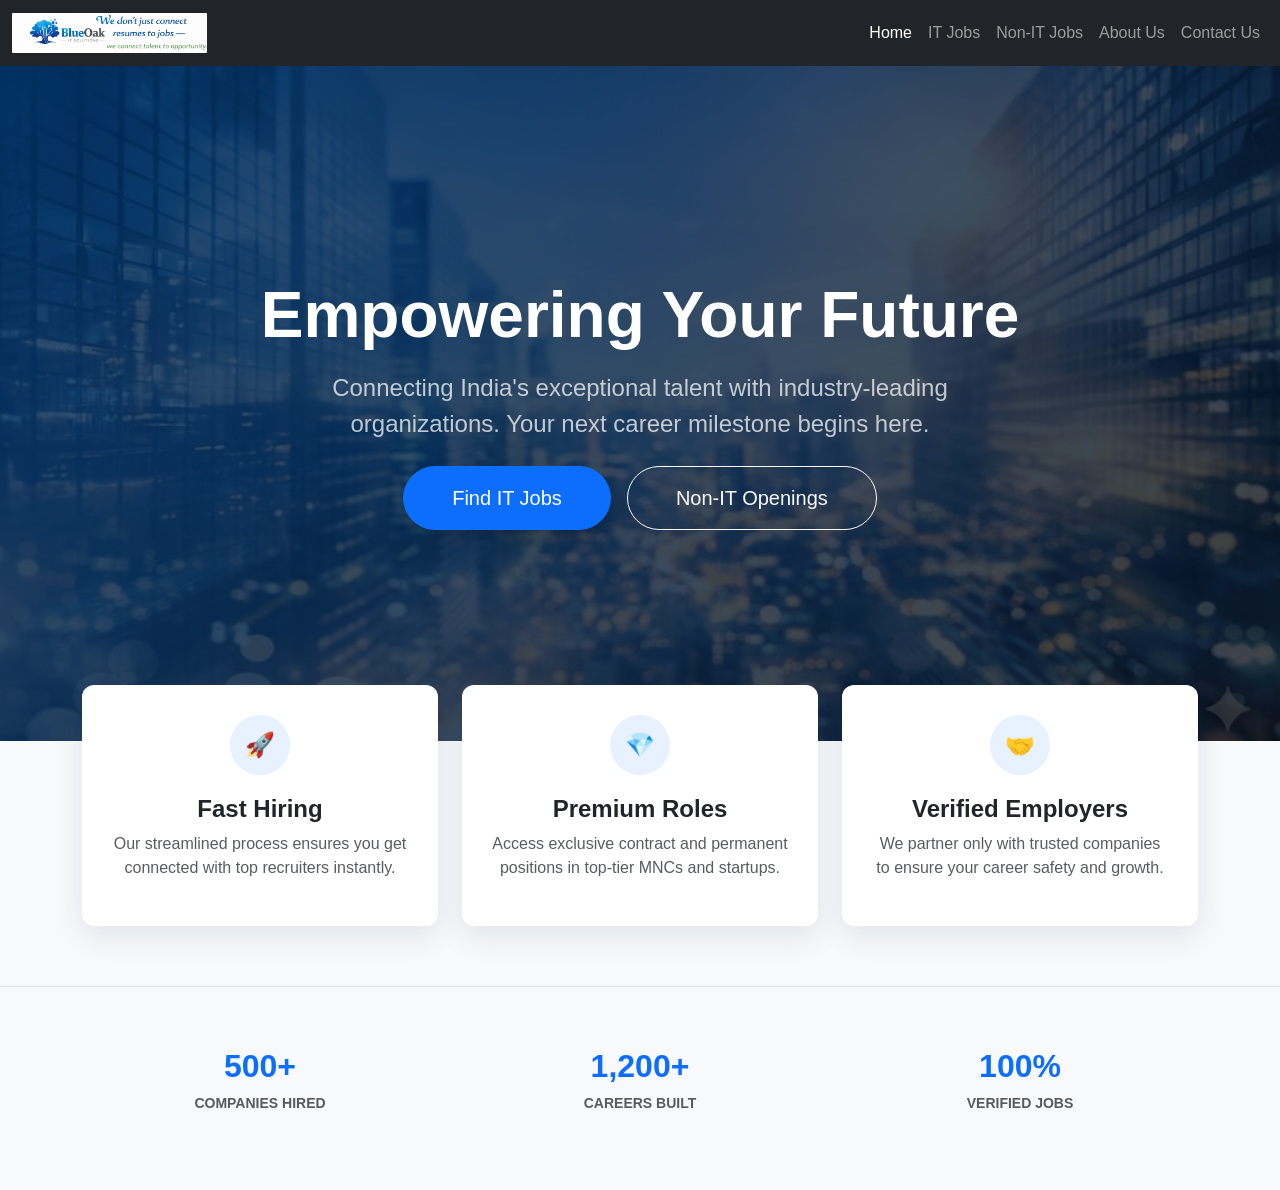
<file: index.html>
<!DOCTYPE html>
<html lang="en">
<head>
    <meta charset="UTF-8">
    <meta name="viewport" content="width=device-width, initial-scale=1">
    <title>Blue Oak IT Solutions - Careers</title>

    <link href="https://cdn.jsdelivr.net/npm/bootstrap@5.3.2/dist/css/bootstrap.min.css" rel="stylesheet">
    <link rel="stylesheet" href="css/styles.css">
</head>

<body>

<nav class="navbar navbar-expand-lg navbar-dark bg-dark sticky-top">
    <div class="container-fluid">
        <a class="navbar-brand" href="#" onclick="showHome()">
            <img src="images/logo3.png" height="40" alt="Blue Oak Logo" style="border-radius: 1px;"/>
        </a>
        <button class="navbar-toggler" type="button" data-bs-toggle="collapse" data-bs-target="#navbarNav">
            <span class="navbar-toggler-icon"></span>
        </button>

        <div class="collapse navbar-collapse" id="navbarNav">
            <ul class="navbar-nav ms-auto">
                <li class="nav-item">
                    <a class="nav-link active" href="#" onclick="showHome()">Home</a>
                </li>
                <li class="nav-item">
                    <a class="nav-link" href="#" onclick="loadJobs('it')">IT Jobs</a>
                </li>
                <li class="nav-item">
                    <a class="nav-link" href="#" onclick="loadJobs('nonit')">Non-IT Jobs</a>
                </li>
                <li class="nav-item">
                    <a class="nav-link" href="about.html">About Us</a>
                </li>
                <li class="nav-item">
                    <a class="nav-link" href="contact.html">Contact Us</a>
                </li>
            </ul>
        </div>
    </div>
</nav>

<div id="homeSection">
    
    <header class="hero-section">
        <div class="hero-overlay"></div>
        <div class="hero-content container">
            <h1 class="display-3 fw-bold mb-3">Empowering Your Future</h1>
            <p class="lead mb-4 fs-4 text-light opacity-75">
                Connecting India's exceptional talent with industry-leading organizations.
                Your next career milestone begins here.
            </p>
            
            <div class="d-flex gap-3 justify-content-center flex-wrap">
                <button class="btn btn-primary btn-lg px-5 py-3 rounded-pill shadow" onclick="loadJobs('it')">
                    Find IT Jobs
                </button>
                <button class="btn btn-outline-light btn-lg px-5 py-3 rounded-pill" onclick="loadJobs('nonit')">
                    Non-IT Openings
                </button>
            </div>
        </div>
    </header>

    <section class="features-section">
        <div class="container">
            <div class="row g-4">
                
                <div class="col-md-4">
                    <div class="feature-card">
                        <div class="icon-circle">🚀</div>
                        <h4 class="fw-bold text-dark">Fast Hiring</h4>
                        <p class="text-muted">
                            Our streamlined process ensures you get connected with top recruiters instantly.
                        </p>
                    </div>
                </div>

                <div class="col-md-4">
                    <div class="feature-card">
                        <div class="icon-circle">💎</div>
                        <h4 class="fw-bold text-dark">Premium Roles</h4>
                        <p class="text-muted">
                            Access exclusive contract and permanent positions in top-tier MNCs and startups.
                        </p>
                    </div>
                </div>

                <div class="col-md-4">
                    <div class="feature-card">
                        <div class="icon-circle">🤝</div>
                        <h4 class="fw-bold text-dark">Verified Employers</h4>
                        <p class="text-muted">
                            We partner only with trusted companies to ensure your career safety and growth.
                        </p>
                    </div>
                </div>

            </div>
        </div>
    </section>

    <section class="trust-strip border-top">
        <div class="container">
            <div class="row text-center">
                <div class="col-md-4 mb-4 mb-md-0">
                    <h2 class="fw-bold text-primary">500+</h2>
                    <p class="text-uppercase tracking-wider text-muted small fw-bold">Companies Hired</p>
                </div>
                <div class="col-md-4 mb-4 mb-md-0">
                    <h2 class="fw-bold text-primary">1,200+</h2>
                    <p class="text-uppercase tracking-wider text-muted small fw-bold">Careers Built</p>
                </div>
                <div class="col-md-4">
                    <h2 class="fw-bold text-primary">100%</h2>
                    <p class="text-uppercase tracking-wider text-muted small fw-bold">Verified Jobs</p>
                </div>
            </div>
        </div>
    </section>

</div>

<div class="container-fluid p-0" id="jobSection" style="display:none;">

    <header id="jobSectionHeader" class="page-header mb-4">
        <div class="hero-overlay"></div>
        <div class="hero-content container">
            <h1 class="display-4 fw-bold" id="jobHeaderTitle">Careers</h1>
            <p class="lead opacity-75" id="jobHeaderDesc">Explore opportunities.</p>
        </div>
    </header>

    <div class="container">
        <div class="row mb-4">
          <div class="col-12 d-flex gap-3 position-relative flex-wrap p-3 bg-white rounded shadow-sm border">
              
              <div style="min-width: 150px;">
                <select id="filterType" class="form-select border-0 bg-light" onchange="runSearch()">
                    <option value="">All Job Types</option>
                    <option value="Permanent">Permanent</option>
                    <option value="Contract">Contract</option>
                </select>
              </div>

              <div class="flex-grow-1 position-relative">
                  <input id="searchTitle" class="form-control border-0 bg-light" placeholder="Search job title..." oninput="showSuggestions('title')">
                  <div id="suggestTitle" class="suggest-box"></div>
              </div>

              <div class="flex-grow-1 position-relative">
                  <input id="searchLocation" class="form-control border-0 bg-light" placeholder="City or Region..." oninput="showSuggestions('location')">
                  <div id="suggestLocation" class="suggest-box"></div>
              </div>

              <button class="btn btn-primary px-4" onclick="runSearch()">Search</button>

          </div>
        </div>

        <div class="row pb-5">
            
            <div class="col-12" id="jobListColumn">
                <div id="jobsContainer" class="row g-3">
                    </div>
            </div>

            <div class="col-md-8 d-none" id="jobDetailsColumn">
                <div class="card sticky-top shadow-lg border-0" style="top: 20px;">
                    <div class="card-header bg-white border-bottom d-flex justify-content-between align-items-center d-md-none">
                        <strong>Job Details</strong>
                        <button class="btn btn-sm btn-outline-secondary" onclick="resetToGridView()">← Back to List</button>
                    </div>
                    
                    <div class="card-body p-4" id="detailsContent">
                        </div>
                </div>
            </div>

        </div>
    </div>
</div>

<div class="modal fade" id="applyModal" tabindex="-1">
  <div class="modal-dialog modal-dialog-centered">
    <div class="modal-content">
      <div class="modal-header">
        <h5 class="modal-title">Apply for <span id="modalJobTitle" class="text-primary"></span></h5>
        <button type="button" class="btn-close" data-bs-dismiss="modal"></button>
      </div>
      <div class="modal-body">
        <form id="applicationForm" onsubmit="event.preventDefault(); submitApplication();">
            <div class="mb-3">
                <label class="form-label">Full Name</label>
                <input type="text" class="form-control" required>
            </div>
            <div class="mb-3">
                <label class="form-label">Email Address</label>
                <input type="email" class="form-control" required>
            </div>
            <div class="mb-3">
                <label class="form-label">Phone Number</label>
                <input type="tel" class="form-control" required>
            </div>
            <div class="mb-3">
                <label class="form-label">Resume Link (Google Drive / LinkedIn)</label>
                <input type="url" class="form-control" placeholder="https://..." required>
            </div>
            <div class="d-grid mt-4">
                <button type="submit" class="btn btn-success btn-lg">Submit Application</button>
            </div>
        </form>
      </div>
    </div>
  </div>
</div>

<script src="https://cdn.jsdelivr.net/npm/bootstrap@5.3.2/dist/js/bootstrap.bundle.min.js"></script>
<script src="js/app.js"></script>

</body>
</html>
</file>
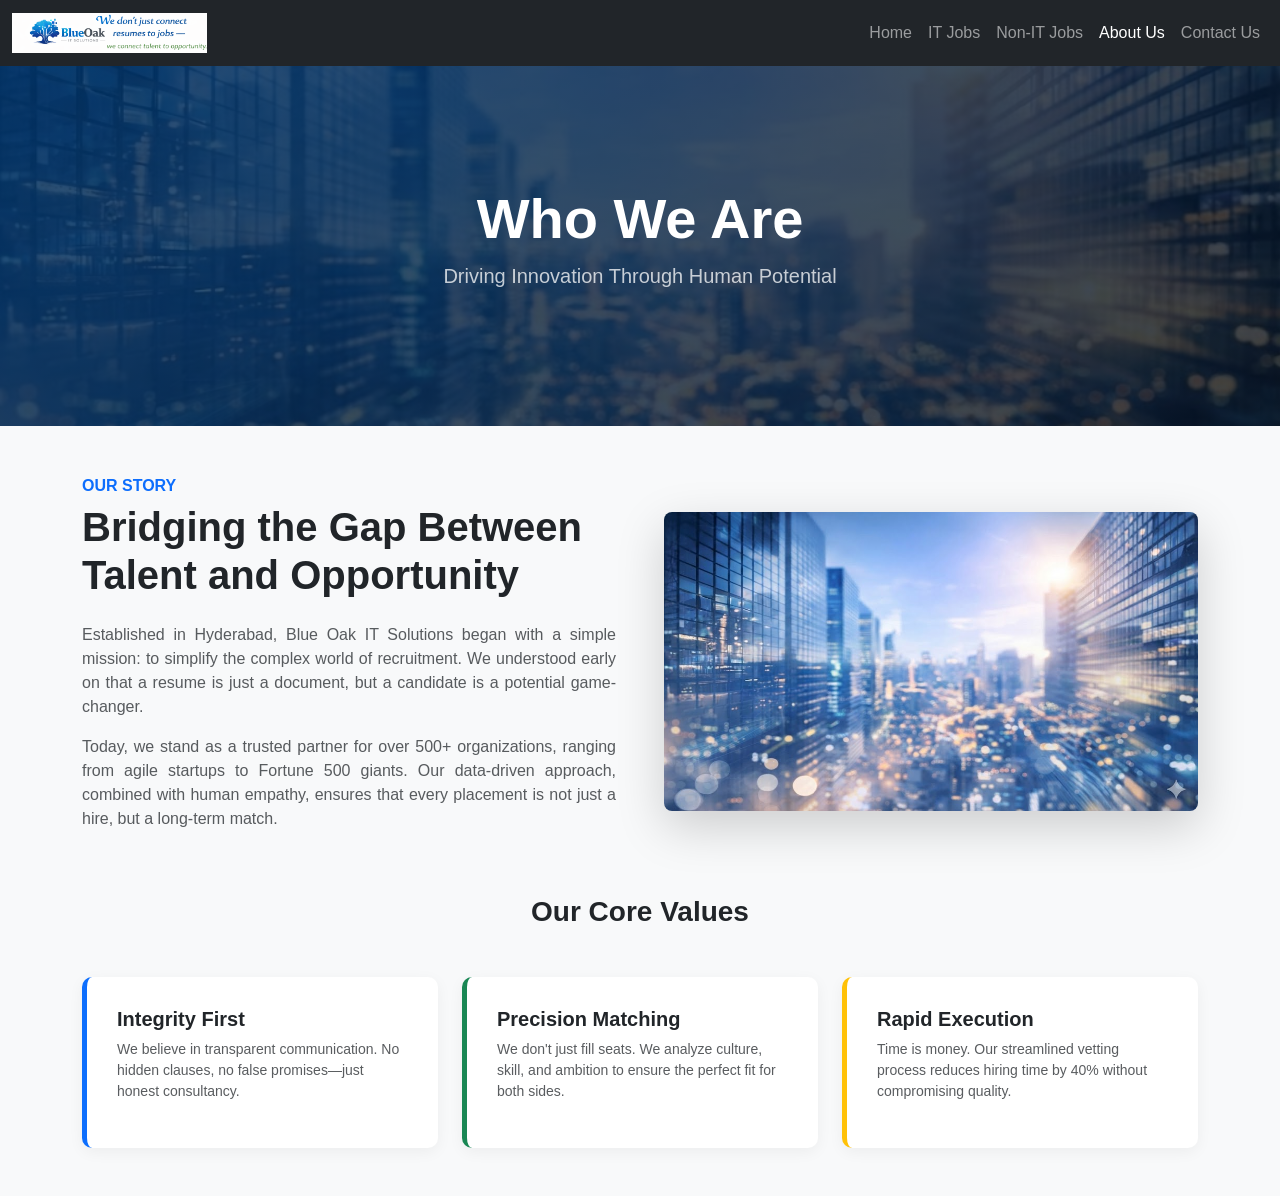
<file: about.html>
<!DOCTYPE html>
<html lang="en">
<head>
    <meta charset="UTF-8">
    <meta name="viewport" content="width=device-width, initial-scale=1">
    <title>About Us - Blue Oak IT Solutions</title>
    <link href="https://cdn.jsdelivr.net/npm/bootstrap@5.3.2/dist/css/bootstrap.min.css" rel="stylesheet">
    <link rel="stylesheet" href="css/styles.css">
</head>
<body class="bg-light">

<nav class="navbar navbar-expand-lg navbar-dark bg-dark">
    <div class="container-fluid">
        <a class="navbar-brand" href="index.html">
            <img src="images/logo3.png" height="40" alt="Blue Oak"/>
        </a>
        <button class="navbar-toggler" type="button" data-bs-toggle="collapse" data-bs-target="#navbarNav">
            <span class="navbar-toggler-icon"></span>
        </button>
        <div class="collapse navbar-collapse" id="navbarNav">
            <ul class="navbar-nav ms-auto">
                <li class="nav-item"><a class="nav-link" href="index.html">Home</a></li>
                <li class="nav-item"><a class="nav-link" href="index.html" onclick="sessionStorage.setItem('loadType','it')">IT Jobs</a></li>
                <li class="nav-item"><a class="nav-link" href="index.html" onclick="sessionStorage.setItem('loadType','nonit')">Non-IT Jobs</a></li>
                <li class="nav-item"><a class="nav-link active" href="about.html">About Us</a></li>
                <li class="nav-item"><a class="nav-link" href="contact.html">Contact Us</a></li>
            </ul>
        </div>
    </div>
</nav>

<header class="page-header bg-about">
    <div class="hero-overlay"></div>
    <div class="hero-content container">
        <h1 class="display-4 fw-bold">Who We Are</h1>
        <p class="lead opacity-75">Driving Innovation Through Human Potential</p>
    </div>
</header>

<section class="container mb-5">
    <div class="row align-items-center g-5">
        <div class="col-lg-6">
            <h6 class="text-primary fw-bold text-uppercase ls-wide">Our Story</h6>
            <h2 class="display-6 fw-bold mb-4">Bridging the Gap Between Talent and Opportunity</h2>
            <p class="text-muted text-justify">
                Established in Hyderabad, Blue Oak IT Solutions began with a simple mission: to simplify the complex world of recruitment. We understood early on that a resume is just a document, but a candidate is a potential game-changer.
            </p>
            <p class="text-muted text-justify">
                Today, we stand as a trusted partner for over 500+ organizations, ranging from agile startups to Fortune 500 giants. Our data-driven approach, combined with human empathy, ensures that every placement is not just a hire, but a long-term match.
            </p>
        </div>
        <div class="col-lg-6">
            <img src="images/blueoka.jpg" class="img-fluid rounded-3 shadow-lg" alt="Office Culture">
        </div>
    </div>
</section>

<section class="container mb-5">
    <h3 class="fw-bold text-center mb-5">Our Core Values</h3>
    <div class="row g-4">
        <div class="col-md-4">
            <div class="value-card">
                <h5 class="fw-bold">Integrity First</h5>
                <p class="text-muted small">We believe in transparent communication. No hidden clauses, no false promises—just honest consultancy.</p>
            </div>
        </div>
        <div class="col-md-4">
            <div class="value-card" style="border-left-color: #198754;">
                <h5 class="fw-bold">Precision Matching</h5>
                <p class="text-muted small">We don't just fill seats. We analyze culture, skill, and ambition to ensure the perfect fit for both sides.</p>
            </div>
        </div>
        <div class="col-md-4">
            <div class="value-card" style="border-left-color: #ffc107;">
                <h5 class="fw-bold">Rapid Execution</h5>
                <p class="text-muted small">Time is money. Our streamlined vetting process reduces hiring time by 40% without compromising quality.</p>
            </div>
        </div>
    </div>
</section>

<script src="https://cdn.jsdelivr.net/npm/bootstrap@5.3.2/dist/js/bootstrap.bundle.min.js"></script>
</body>
</html>
</file>
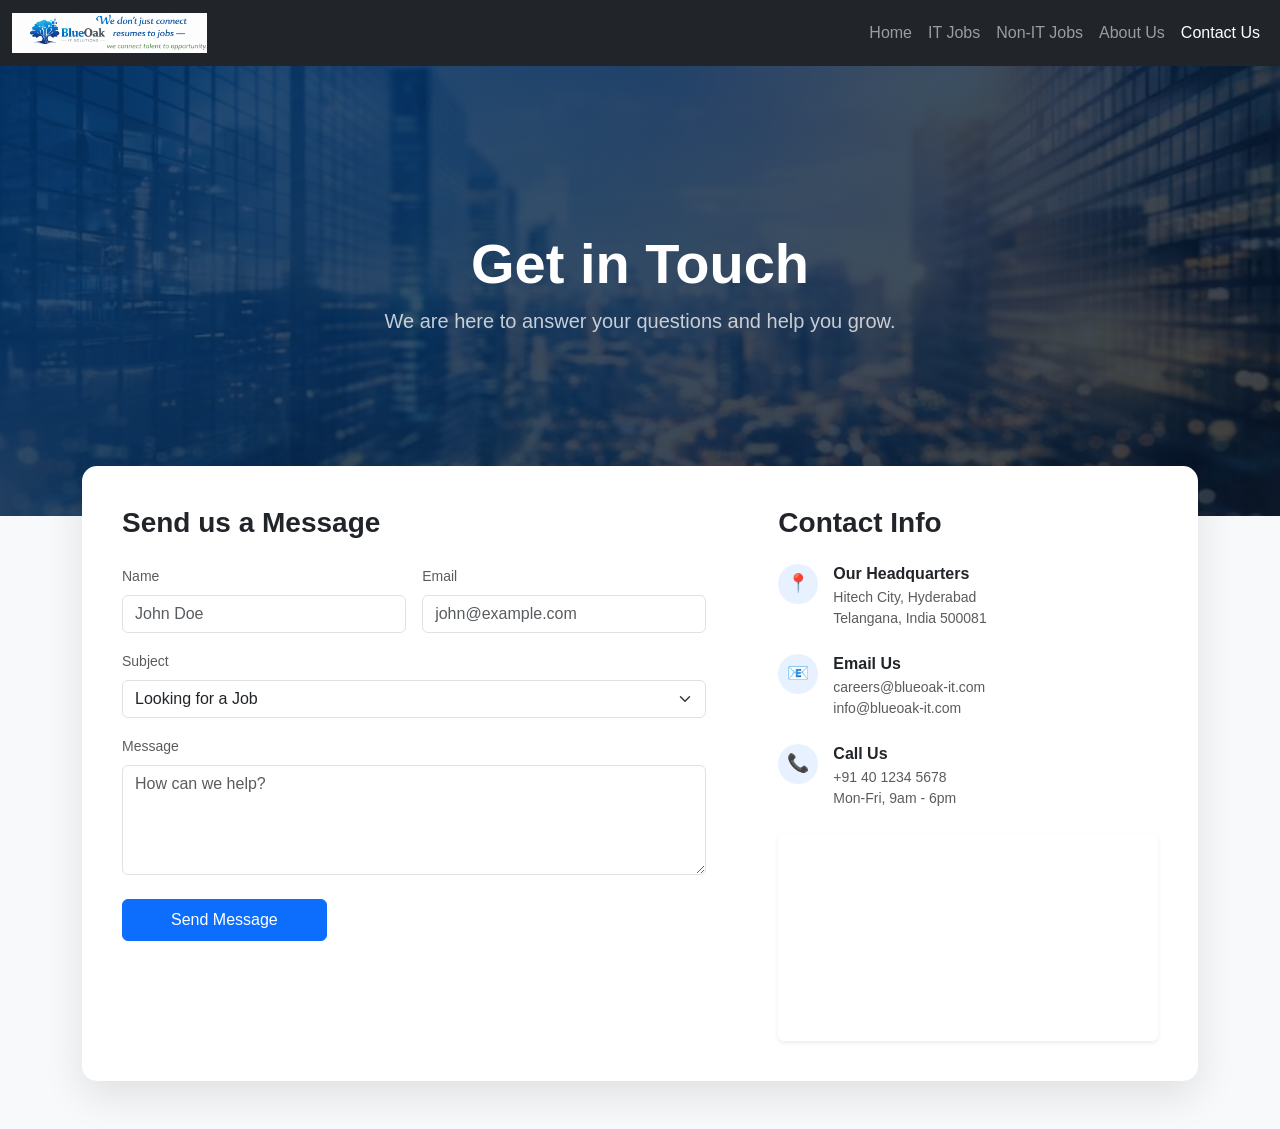
<file: contact.html>
<!DOCTYPE html>
<html lang="en">
<head>
    <meta charset="UTF-8">
    <meta name="viewport" content="width=device-width, initial-scale=1">
    <title>Contact Us - Blue Oak IT Solutions</title>
    <link href="https://cdn.jsdelivr.net/npm/bootstrap@5.3.2/dist/css/bootstrap.min.css" rel="stylesheet">
    <link rel="stylesheet" href="css/styles.css">
</head>
<body class="bg-light">

<nav class="navbar navbar-expand-lg navbar-dark bg-dark">
    <div class="container-fluid">
        <a class="navbar-brand" href="index.html">
            <img src="images/logo3.png" height="40" alt="Blue Oak"/>
        </a>
        <button class="navbar-toggler" type="button" data-bs-toggle="collapse" data-bs-target="#navbarNav">
            <span class="navbar-toggler-icon"></span>
        </button>
        <div class="collapse navbar-collapse" id="navbarNav">
            <ul class="navbar-nav ms-auto">
                <li class="nav-item"><a class="nav-link" href="index.html">Home</a></li>
                <li class="nav-item"><a class="nav-link" href="index.html">IT Jobs</a></li>
                <li class="nav-item"><a class="nav-link" href="index.html">Non-IT Jobs</a></li>
                <li class="nav-item"><a class="nav-link" href="about.html">About Us</a></li>
                <li class="nav-item"><a class="nav-link active" href="contact.html">Contact Us</a></li>
            </ul>
        </div>
    </div>
</nav>

<header class="page-header bg-contact" style="height: 50vh;">
    <div class="hero-overlay"></div>
    <div class="hero-content container">
        <h1 class="display-4 fw-bold">Get in Touch</h1>
        <p class="lead opacity-75">We are here to answer your questions and help you grow.</p>
    </div>
</header>

<div class="container pb-5">
    <div class="contact-card-floating">
        <div class="row g-5">
            
            <div class="col-lg-7 border-end-lg">
                <h3 class="fw-bold mb-4">Send us a Message</h3>
                <form>
                    <div class="row g-3">
                        <div class="col-md-6">
                            <label class="form-label text-muted small">Name</label>
                            <input type="text" class="form-control" placeholder="John Doe">
                        </div>
                        <div class="col-md-6">
                            <label class="form-label text-muted small">Email</label>
                            <input type="email" class="form-control" placeholder="john@example.com">
                        </div>
                        <div class="col-12">
                            <label class="form-label text-muted small">Subject</label>
                            <select class="form-select">
                                <option>Looking for a Job</option>
                                <option>Looking to Hire</option>
                                <option>General Inquiry</option>
                            </select>
                        </div>
                        <div class="col-12">
                            <label class="form-label text-muted small">Message</label>
                            <textarea class="form-control" rows="4" placeholder="How can we help?"></textarea>
                        </div>
                        <div class="col-12 mt-4">
                            <button class="btn btn-primary px-5 py-2">Send Message</button>
                        </div>
                    </div>
                </form>
            </div>

            <div class="col-lg-5 ps-lg-5">
                <h3 class="fw-bold mb-4">Contact Info</h3>
                
                <div class="info-box">
                    <div class="info-icon">📍</div>
                    <div>
                        <h6 class="fw-bold mb-1">Our Headquarters</h6>
                        <p class="text-muted small mb-0">Hitech City, Hyderabad<br>Telangana, India 500081</p>
                    </div>
                </div>

                <div class="info-box">
                    <div class="info-icon">📧</div>
                    <div>
                        <h6 class="fw-bold mb-1">Email Us</h6>
                        <p class="text-muted small mb-0">careers@blueoak-it.com<br>info@blueoak-it.com</p>
                    </div>
                </div>

                <div class="info-box">
                    <div class="info-icon">📞</div>
                    <div>
                        <h6 class="fw-bold mb-1">Call Us</h6>
                        <p class="text-muted small mb-0">+91 40 1234 5678<br>Mon-Fri, 9am - 6pm</p>
                    </div>
                </div>

                <div class="mt-4 rounded overflow-hidden shadow-sm">
                    <iframe src="https://www.google.com/maps/embed?pb=!1m18!1m12!1m3!1d3806.12345!2d78.372!3d17.445!2m3!1f0!2f0!3f0!3m2!1i1024!2i768!4f13.1!3m3!1m2!1s0x0%3A0x0!2zMTfCsDI2JzQyLjAiTiA3OMKwMjInMTkuMiJF!5e0!3m2!1sen!2sin!4v1234567890" 
                            width="100%" height="200" style="border:0;" allowfullscreen="" loading="lazy"></iframe>
                </div>
            </div>

        </div>
    </div>
</div>

<script src="https://cdn.jsdelivr.net/npm/bootstrap@5.3.2/dist/js/bootstrap.bundle.min.js"></script>
</body>
</html>
</file>
<file: css/styles.css>
body {
    background-color: #f8f9fa;
    font-family: 'Segoe UI', Tahoma, Geneva, Verdana, sans-serif;
    /* Prevent horizontal scroll on mobile */
    overflow-x: hidden; 
}

/* Home Banner */
.home-banner {
    width: 100%;
    height: 100%;
    object-fit: cover;
    object-position: center;
}

/* Responsive Search Bar Container */
/* On mobile, inputs will stack properly due to flex-wrap in HTML */
.form-control, .form-select {
    font-size: 16px; /* Prevents iOS zooming on input focus */
}

/* Job Tile Styles */
.job-tile {
    cursor: pointer;
    transition: transform 0.2s, box-shadow 0.2s;
    border: 1px solid #dee2e6;
}

/* Disable hover transform on mobile to prevent sticky states */
@media (min-width: 768px) {
    .job-tile:hover {
        transform: translateY(-3px);
        box-shadow: 0 4px 12px rgba(0,0,0,0.1);
    }
}

.selected-job-card {
    border: 2px solid #0d6efd;
    background-color: #e7f1ff;
}

/* Suggestion Box */
.suggest-box {
    position: absolute;
    top: 100%;
    left: 0;
    right: 0;
    background: white;
    border: 1px solid #ccc;
    z-index: 1000;
    max-height: 200px;
    overflow-y: auto;
    border-radius: 0 0 5px 5px;
    box-shadow: 0 4px 6px rgba(0,0,0,0.1);
    display: none;
}

.suggest-item {
    padding: 10px; /* Larger tap target for mobile */
    cursor: pointer;
    border-bottom: 1px solid #eee;
}

.suggest-item:hover {
    background-color: #f1f1f1;
}

/* --- HERO SECTION STYLES --- */
.hero-section {
    position: relative;
    /* Use your existing image, scaled to cover the area */
    background: url('../images/blueoka.jpg') no-repeat center center; 
    background-size: cover;
    /* Takes 75% of the viewport height for drama */
    height: 75vh; 
    min-height: 500px;
    display: flex;
    align-items: center;
    justify-content: center;
    text-align: center;
    color: white;
}

/* The dark blue tint overlay */
.hero-overlay {
    position: absolute;
    top: 0;
    left: 0;
    width: 100%;
    height: 100%;
    /* Gradient from Navy to darker Black/Blue */
    background: linear-gradient(135deg, rgba(0, 51, 102, 0.85), rgba(0, 0, 0, 0.7));
    z-index: 1;
}

.hero-content {
    position: relative;
    z-index: 2; /* Sits on top of overlay */
    max-width: 800px;
    padding: 20px;
}

/* --- FEATURE CARDS (Floating effect) --- */
.features-section {
    position: relative;
    margin-top: -80px; /* Pulls section UP into the hero area */
    z-index: 3;
    padding-bottom: 60px;
}

.feature-card {
    background: white;
    border: none;
    border-radius: 12px;
    padding: 30px;
    box-shadow: 0 10px 30px rgba(0, 51, 102, 0.1);
    transition: transform 0.3s ease, box-shadow 0.3s ease;
    height: 100%;
    text-align: center;
}

.feature-card:hover {
    transform: translateY(-10px); /* Lifts up on hover */
    box-shadow: 0 15px 40px rgba(0, 51, 102, 0.2);
}

.icon-circle {
    width: 60px;
    height: 60px;
    background: #e7f1ff;
    color: #003366;
    border-radius: 50%;
    display: flex;
    align-items: center;
    justify-content: center;
    margin: 0 auto 20px;
    font-size: 24px;
}

/* --- TRUST STRIP --- */
.trust-strip {
    background-color: #f8f9fa;
    padding: 60px 0;
    text-align: center;
}

/* --- SUB-PAGE HEADERS (Shorter than Home) --- */
.page-header {
    position: relative;
    background-size: cover;
    background-position: center;
    height: 40vh; /* Shorter height for inner pages */
    min-height: 300px;
    display: flex;
    align-items: center;
    justify-content: center;
    text-align: center;
    color: white;
    margin-bottom: 50px;
}

/* Specific Backgrounds */
.bg-about { background-image: url('../images/blueoka.jpg'); } /* Reuse or add team image */
.bg-contact { background-image: url('../images/blueoka.jpg'); } /* Reuse or add map image */
.bg-it { background-image: linear-gradient(rgba(0,0,0,0.6), rgba(0,0,0,0.6)), url('https://source.unsplash.com/1600x900/?technology,code'); }
.bg-nonit { background-image: linear-gradient(rgba(0,0,0,0.6), rgba(0,0,0,0.6)), url('https://source.unsplash.com/1600x900/?office,meeting'); }

/* --- ABOUT SECTION --- */
.text-justify { text-align: justify; }

.value-card {
    background: #fff;
    border-radius: 10px;
    padding: 30px;
    height: 100%;
    border-left: 5px solid #0d6efd; /* Accent strip */
    box-shadow: 0 4px 15px rgba(0,0,0,0.05);
    transition: transform 0.3s;
}
.value-card:hover { transform: translateY(-5px); }

/* --- CONTACT SECTION --- */
.contact-card-floating {
    background: white;
    padding: 40px;
    border-radius: 15px;
    box-shadow: 0 15px 40px rgba(0,0,0,0.1);
    margin-top: -100px; /* Overlap effect */
    position: relative;
    z-index: 10;
}

.info-box {
    display: flex;
    align-items: flex-start;
    gap: 15px;
    margin-bottom: 25px;
}
.info-icon {
    width: 40px;
    height: 40px;
    background: #e7f1ff;
    color: #0d6efd;
    border-radius: 50%;
    display: flex;
    align-items: center;
    justify-content: center;
    font-size: 18px;
    flex-shrink: 0;
}
</file>
